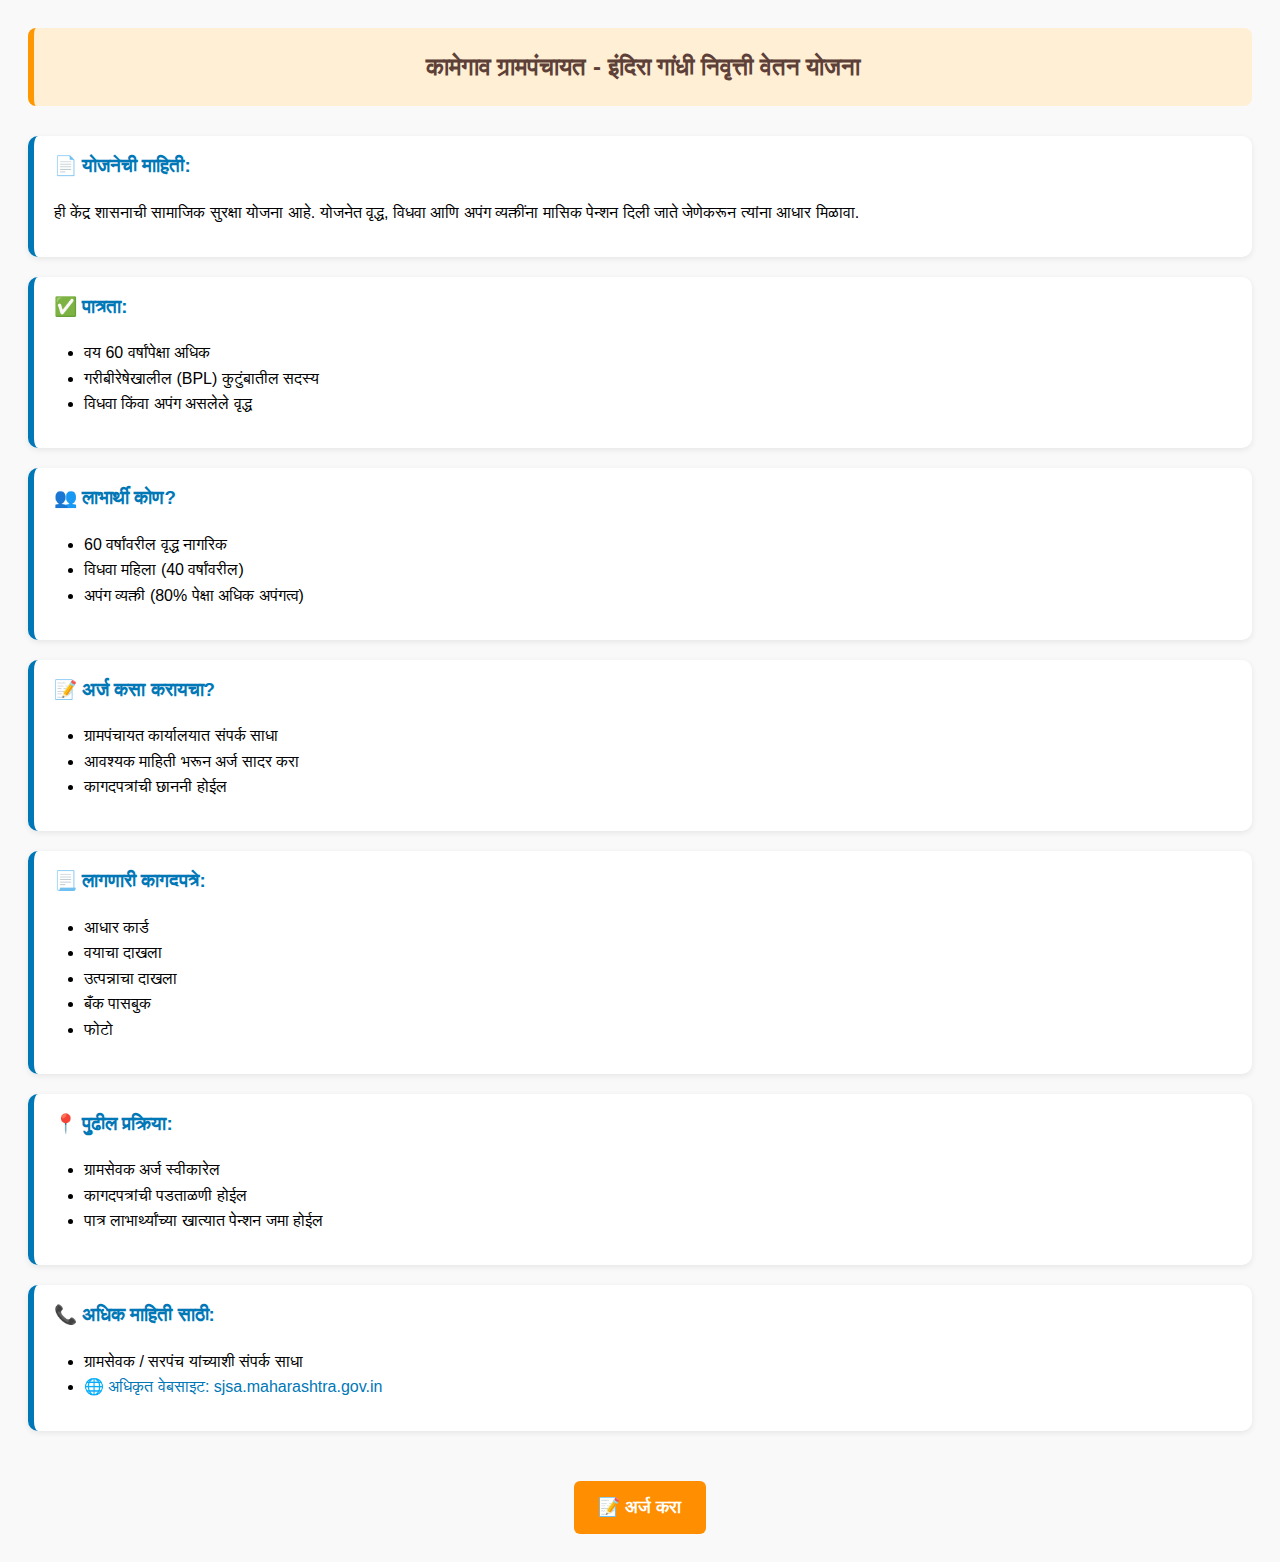
<file: indira-gandhi.html>
<!DOCTYPE html>
<html lang="mr">
<head>
  <meta charset="UTF-8">
  <title>इंदिरा गांधी निवृत्ती वेतन योजना</title>
  <style>
    body {
      font-family: 'Baloo 2', sans-serif;
      background-color: #f9f9f9;
      padding: 20px;
      line-height: 1.6;
    }

    header {
      background-color: #FFEFD5;
      padding: 20px;
      border-left: 6px solid #FF9800;
      border-radius: 8px;
      margin-bottom: 30px;
      text-align: center;
    }

    header h1 {
      margin: 0;
      font-size: 24px;
      color: #5D4037;
    }

    .info-box {
      background-color: #ffffff;
      padding: 15px 20px;
      margin: 20px 0;
      border-radius: 10px;
      border-left: 6px solid #0077B6;
      box-shadow: 0 2px 6px rgba(0,0,0,0.08);
    }

    .info-box h3 {
      color: #0077B6;
      margin-top: 0;
    }

    ul {
      margin-left: 20px;
      padding-left: 10px;
    }

    a {
      color: #0077B6;
      text-decoration: none;
    }

    a:hover {
      text-decoration: underline;
    }

    .apply-btn {
      display: inline-block;
      margin-top: 30px;
      background-color: #FF8F00;
      color: white;
      padding: 12px 24px;
      font-size: 18px;
      border-radius: 6px;
      text-decoration: none;
      font-weight: bold;
    }

    .apply-btn:hover {
      background-color: #e67600;
    }
  </style>
</head>
<body>

  <header>
    <h1>कामेगाव ग्रामपंचायत - इंदिरा गांधी निवृत्ती वेतन योजना</h1>
  </header>

  <div class="info-box">
    <h3>📄 योजनेची माहिती:</h3>
    <p>ही केंद्र शासनाची सामाजिक सुरक्षा योजना आहे. योजनेत वृद्ध, विधवा आणि अपंग व्यक्तींना मासिक पेन्शन दिली जाते जेणेकरून त्यांना आधार मिळावा.</p>
  </div>

  <div class="info-box">
    <h3>✅ पात्रता:</h3>
    <ul>
      <li>वय 60 वर्षांपेक्षा अधिक</li>
      <li>गरीबीरेषेखालील (BPL) कुटुंबातील सदस्य</li>
      <li>विधवा किंवा अपंग असलेले वृद्ध</li>
    </ul>
  </div>

  <div class="info-box">
    <h3>👥 लाभार्थी कोण?</h3>
    <ul>
      <li>60 वर्षांवरील वृद्ध नागरिक</li>
      <li>विधवा महिला (40 वर्षांवरील)</li>
      <li>अपंग व्यक्ती (80% पेक्षा अधिक अपंगत्व)</li>
    </ul>
  </div>

  <div class="info-box">
    <h3>📝 अर्ज कसा करायचा?</h3>
    <ul>
      <li>ग्रामपंचायत कार्यालयात संपर्क साधा</li>
      <li>आवश्यक माहिती भरून अर्ज सादर करा</li>
      <li>कागदपत्रांची छाननी होईल</li>
    </ul>
  </div>

  <div class="info-box">
    <h3>📃 लागणारी कागदपत्रे:</h3>
    <ul>
      <li>आधार कार्ड</li>
      <li>वयाचा दाखला</li>
      <li>उत्पन्नाचा दाखला</li>
      <li>बँक पासबुक</li>
      <li>फोटो</li>
    </ul>
  </div>

  <div class="info-box">
    <h3>📍 पुढील प्रक्रिया:</h3>
    <ul>
      <li>ग्रामसेवक अर्ज स्वीकारेल</li>
      <li>कागदपत्रांची पडताळणी होईल</li>
      <li>पात्र लाभार्थ्यांच्या खात्यात पेन्शन जमा होईल</li>
    </ul>
  </div>

  <div class="info-box">
    <h3>📞 अधिक माहिती साठी:</h3>
    <ul>
      <li>ग्रामसेवक / सरपंच यांच्याशी संपर्क साधा</li>
      <li>
        <a href="https://sjsa.maharashtra.gov.in/en/indira-gandhi-national-old-age-pension" target="_blank">
          🌐 अधिकृत वेबसाइट: sjsa.maharashtra.gov.in
        </a>
      </li>
    </ul>
  </div>

  <div style="text-align: center;">
    <a class="apply-btn" href="https://forms.gle/YOUR_GOOGLE_FORM_LINK" target="_blank">
      📝 अर्ज करा
    </a>
  </div>

</body>
</html>
</file>
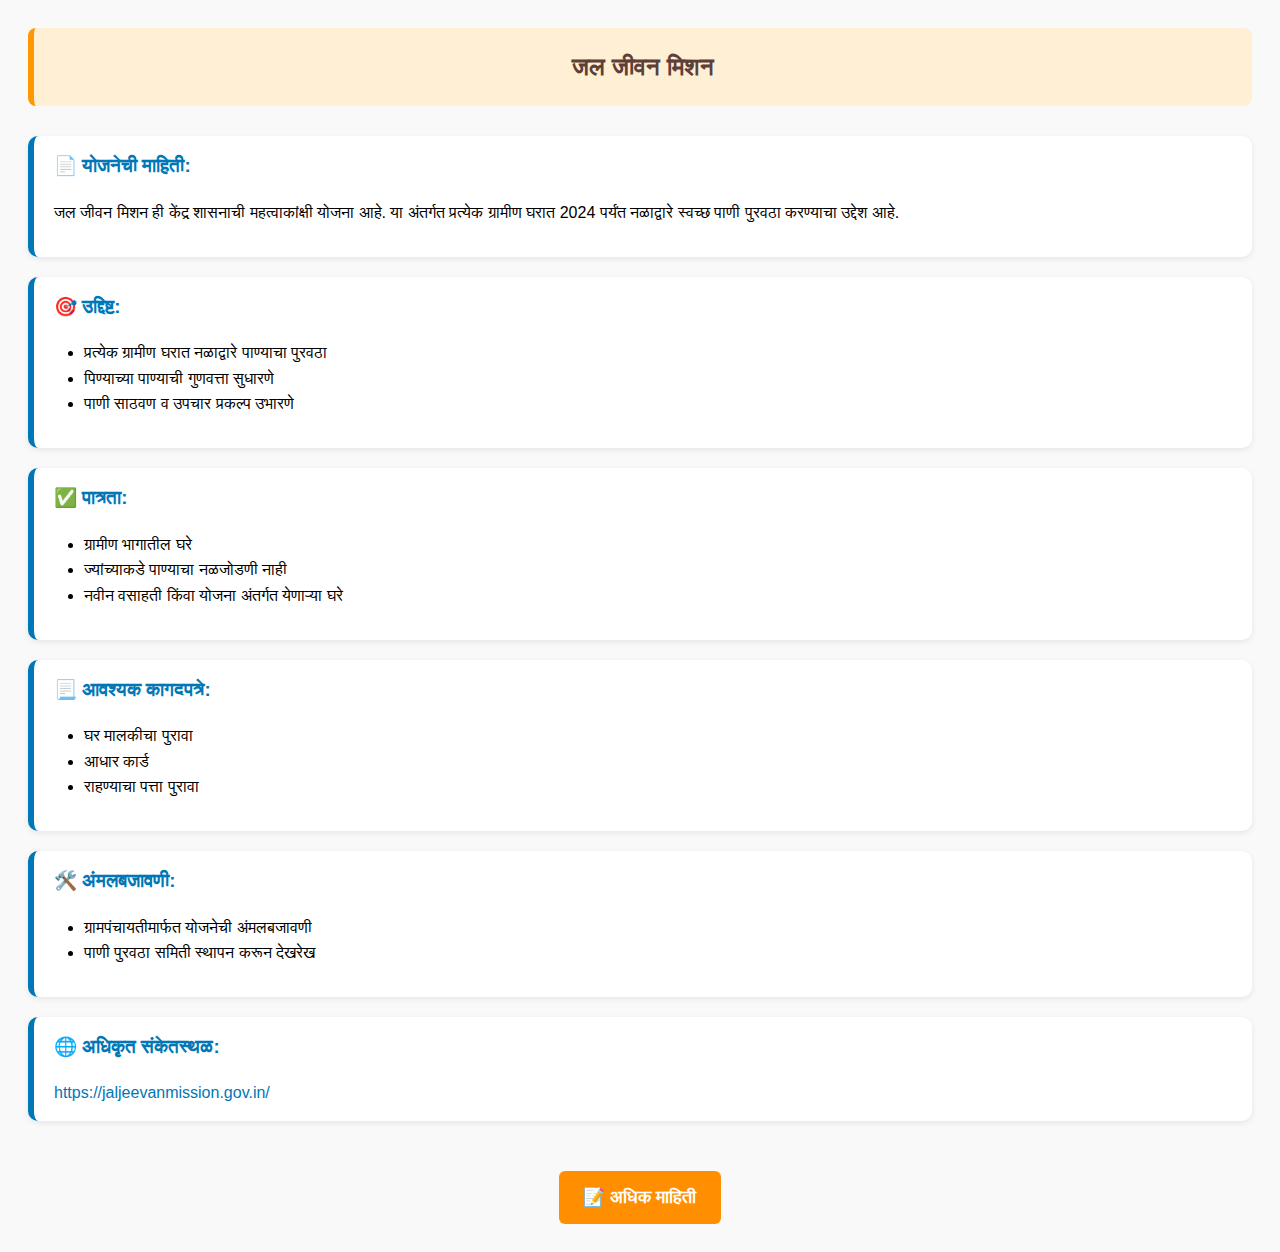
<file: jal-jeevan.html>
<!DOCTYPE html>
<html lang="mr">
<head>
  <meta charset="UTF-8">
  <title>जल जीवन मिशन</title>
  <style>
    body {
      font-family: 'Baloo 2', sans-serif;
      background-color: #f9f9f9;
      padding: 20px;
      line-height: 1.6;
    }

    header {
      background-color: #FFEFD5;
      padding: 20px;
      border-left: 6px solid #FF9800;
      border-radius: 8px;
      margin-bottom: 30px;
      text-align: center;
    }

    header h1 {
      margin: 0;
      font-size: 24px;
      color: #5D4037;
    }

    .info-box {
      background-color: #ffffff;
      padding: 15px 20px;
      margin: 20px 0;
      border-radius: 10px;
      border-left: 6px solid #0077B6;
      box-shadow: 0 2px 6px rgba(0,0,0,0.08);
    }

    .info-box h3 {
      color: #0077B6;
      margin-top: 0;
    }

    ul {
      margin-left: 20px;
      padding-left: 10px;
    }

    a {
      color: #0077B6;
      text-decoration: none;
    }

    a:hover {
      text-decoration: underline;
    }

    .apply-btn {
      display: inline-block;
      margin-top: 30px;
      background-color: #FF8F00;
      color: white;
      padding: 12px 24px;
      font-size: 18px;
      border-radius: 6px;
      text-decoration: none;
      font-weight: bold;
    }

    .apply-btn:hover {
      background-color: #e67600;
    }
  </style>
</head>
<body>

  <header>
    <h1>जल जीवन मिशन</h1>
  </header>

  <div class="info-box">
    <h3>📄 योजनेची माहिती:</h3>
    <p>जल जीवन मिशन ही केंद्र शासनाची महत्वाकांक्षी योजना आहे. या अंतर्गत प्रत्येक ग्रामीण घरात 2024 पर्यंत नळाद्वारे स्वच्छ पाणी पुरवठा करण्याचा उद्देश आहे.</p>
  </div>

  <div class="info-box">
    <h3>🎯 उद्दिष्ट:</h3>
    <ul>
      <li>प्रत्येक ग्रामीण घरात नळाद्वारे पाण्याचा पुरवठा</li>
      <li>पिण्याच्या पाण्याची गुणवत्ता सुधारणे</li>
      <li>पाणी साठवण व उपचार प्रकल्प उभारणे</li>
    </ul>
  </div>

  <div class="info-box">
    <h3>✅ पात्रता:</h3>
    <ul>
      <li>ग्रामीण भागातील घरे</li>
      <li>ज्यांच्याकडे पाण्याचा नळजोडणी नाही</li>
      <li>नवीन वसाहती किंवा योजना अंतर्गत येणाऱ्या घरे</li>
    </ul>
  </div>

  <div class="info-box">
    <h3>📃 आवश्यक कागदपत्रे:</h3>
    <ul>
      <li>घर मालकीचा पुरावा</li>
      <li>आधार कार्ड</li>
      <li>राहण्याचा पत्ता पुरावा</li>
    </ul>
  </div>

  <div class="info-box">
    <h3>🛠️ अंमलबजावणी:</h3>
    <ul>
      <li>ग्रामपंचायतीमार्फत योजनेची अंमलबजावणी</li>
      <li>पाणी पुरवठा समिती स्थापन करून देखरेख</li>
    </ul>
  </div>

  <div class="info-box">
    <h3>🌐 अधिकृत संकेतस्थळ:</h3>
    <a href="https://jaljeevanmission.gov.in/" target="_blank">
      https://jaljeevanmission.gov.in/
    </a>
  </div>

  <div style="text-align: center;">
    <a class="apply-btn" href="https://jaljeevanmission.gov.in/" target="_blank">
      📝 अधिक माहिती
    </a>
  </div>

</body>
</html>
</file>
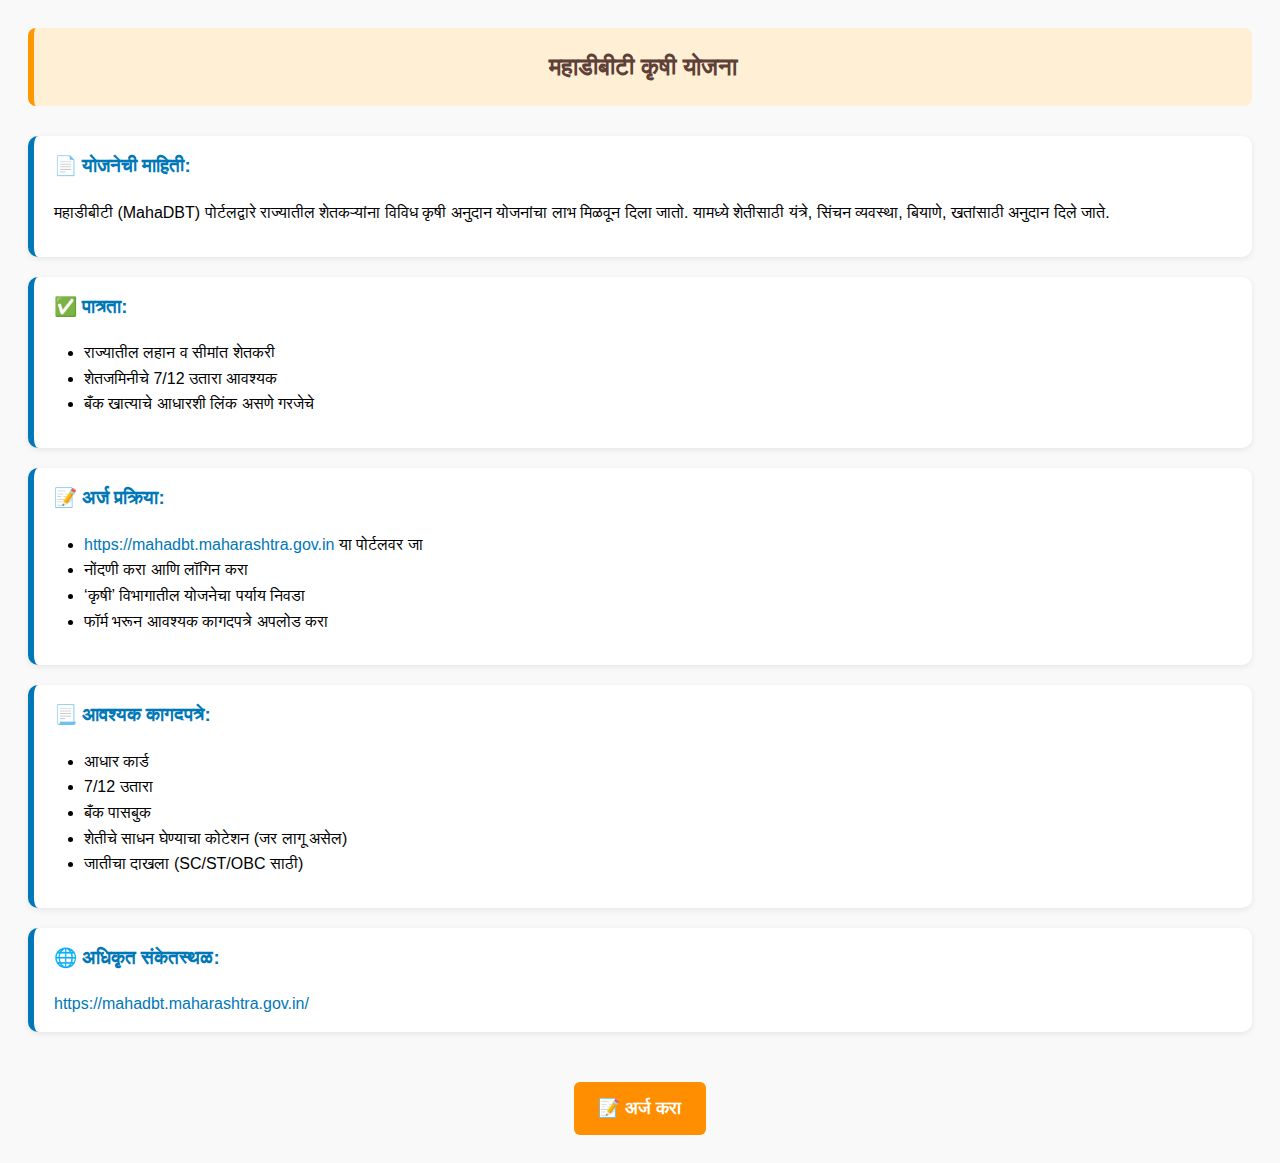
<file: mahadbt.html>
<!DOCTYPE html>
<html lang="mr">
<head>
  <meta charset="UTF-8">
  <title>महाडीबीटी कृषी योजना</title>
  <style>
    body {
      font-family: 'Baloo 2', sans-serif;
      background-color: #f9f9f9;
      padding: 20px;
      line-height: 1.6;
    }

    header {
      background-color: #FFEFD5;
      padding: 20px;
      border-left: 6px solid #FF9800;
      border-radius: 8px;
      margin-bottom: 30px;
      text-align: center;
    }

    header h1 {
      margin: 0;
      font-size: 24px;
      color: #5D4037;
    }

    .info-box {
      background-color: #ffffff;
      padding: 15px 20px;
      margin: 20px 0;
      border-radius: 10px;
      border-left: 6px solid #0077B6;
      box-shadow: 0 2px 6px rgba(0,0,0,0.08);
    }

    .info-box h3 {
      color: #0077B6;
      margin-top: 0;
    }

    ul {
      margin-left: 20px;
      padding-left: 10px;
    }

    a {
      color: #0077B6;
      text-decoration: none;
    }

    a:hover {
      text-decoration: underline;
    }

    .apply-btn {
      display: inline-block;
      margin-top: 30px;
      background-color: #FF8F00;
      color: white;
      padding: 12px 24px;
      font-size: 18px;
      border-radius: 6px;
      text-decoration: none;
      font-weight: bold;
    }

    .apply-btn:hover {
      background-color: #e67600;
    }
  </style>
</head>
<body>

  <header>
    <h1>महाडीबीटी कृषी योजना</h1>
  </header>

  <div class="info-box">
    <h3>📄 योजनेची माहिती:</h3>
    <p>महाडीबीटी (MahaDBT) पोर्टलद्वारे राज्यातील शेतकऱ्यांना विविध कृषी अनुदान योजनांचा लाभ मिळवून दिला जातो. यामध्ये शेतीसाठी यंत्रे, सिंचन व्यवस्था, बियाणे, खतांसाठी अनुदान दिले जाते.</p>
  </div>

  <div class="info-box">
    <h3>✅ पात्रता:</h3>
    <ul>
      <li>राज्यातील लहान व सीमांत शेतकरी</li>
      <li>शेतजमिनीचे 7/12 उतारा आवश्यक</li>
      <li>बँक खात्याचे आधारशी लिंक असणे गरजेचे</li>
    </ul>
  </div>

  <div class="info-box">
    <h3>📝 अर्ज प्रक्रिया:</h3>
    <ul>
      <li><a href="https://mahadbt.maharashtra.gov.in/" target="_blank">https://mahadbt.maharashtra.gov.in</a> या पोर्टलवर जा</li>
      <li>नोंदणी करा आणि लॉगिन करा</li>
      <li>‘कृषी’ विभागातील योजनेचा पर्याय निवडा</li>
      <li>फॉर्म भरून आवश्यक कागदपत्रे अपलोड करा</li>
    </ul>
  </div>

  <div class="info-box">
    <h3>📃 आवश्यक कागदपत्रे:</h3>
    <ul>
      <li>आधार कार्ड</li>
      <li>7/12 उतारा</li>
      <li>बँक पासबुक</li>
      <li>शेतीचे साधन घेण्याचा कोटेशन (जर लागू असेल)</li>
      <li>जातीचा दाखला (SC/ST/OBC साठी)</li>
    </ul>
  </div>

  <div class="info-box">
    <h3>🌐 अधिकृत संकेतस्थळ:</h3>
    <a href="https://mahadbt.maharashtra.gov.in/" target="_blank">
      https://mahadbt.maharashtra.gov.in/
    </a>
  </div>

  <div style="text-align: center;">
    <a class="apply-btn" href="https://mahadbt.maharashtra.gov.in/" target="_blank">
      📝 अर्ज करा
    </a>
  </div>

</body>
</html>
</file>
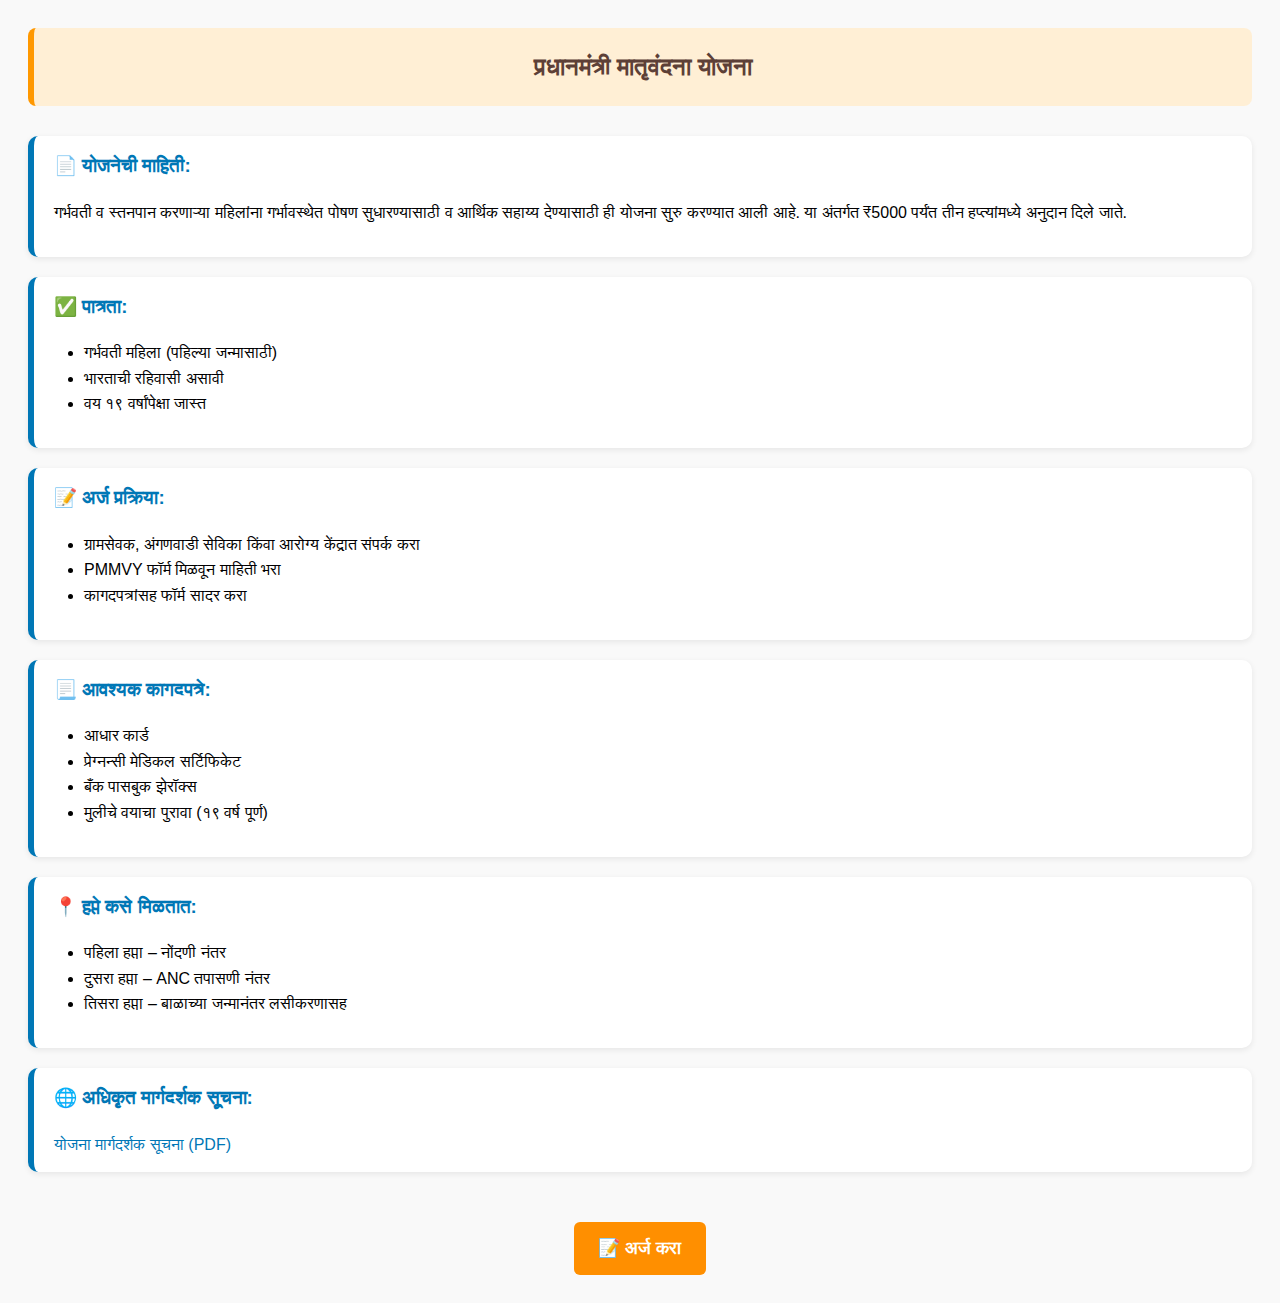
<file: matruvandana.html>
<!DOCTYPE html>
<html lang="mr">
<head>
  <meta charset="UTF-8">
  <title>प्रधानमंत्री मातृवंदना योजना</title>
  <style>
    body {
      font-family: 'Baloo 2', sans-serif;
      background-color: #f9f9f9;
      padding: 20px;
      line-height: 1.6;
    }

    header {
      background-color: #FFEFD5;
      padding: 20px;
      border-left: 6px solid #FF9800;
      border-radius: 8px;
      margin-bottom: 30px;
      text-align: center;
    }

    header h1 {
      margin: 0;
      font-size: 24px;
      color: #5D4037;
    }

    .info-box {
      background-color: #ffffff;
      padding: 15px 20px;
      margin: 20px 0;
      border-radius: 10px;
      border-left: 6px solid #0077B6;
      box-shadow: 0 2px 6px rgba(0,0,0,0.08);
    }

    .info-box h3 {
      color: #0077B6;
      margin-top: 0;
    }

    ul {
      margin-left: 20px;
      padding-left: 10px;
    }

    a {
      color: #0077B6;
      text-decoration: none;
    }

    a:hover {
      text-decoration: underline;
    }

    .apply-btn {
      display: inline-block;
      margin-top: 30px;
      background-color: #FF8F00;
      color: white;
      padding: 12px 24px;
      font-size: 18px;
      border-radius: 6px;
      text-decoration: none;
      font-weight: bold;
    }

    .apply-btn:hover {
      background-color: #e67600;
    }
  </style>
</head>
<body>

  <header>
    <h1>प्रधानमंत्री मातृवंदना योजना</h1>
  </header>

  <div class="info-box">
    <h3>📄 योजनेची माहिती:</h3>
    <p>गर्भवती व स्तनपान करणाऱ्या महिलांना गर्भावस्थेत पोषण सुधारण्यासाठी व आर्थिक सहाय्य देण्यासाठी ही योजना सुरु करण्यात आली आहे. या अंतर्गत ₹5000 पर्यंत तीन हप्त्यांमध्ये अनुदान दिले जाते.</p>
  </div>

  <div class="info-box">
    <h3>✅ पात्रता:</h3>
    <ul>
      <li>गर्भवती महिला (पहिल्या जन्मासाठी)</li>
      <li>भारताची रहिवासी असावी</li>
      <li>वय १९ वर्षांपेक्षा जास्त</li>
    </ul>
  </div>

  <div class="info-box">
    <h3>📝 अर्ज प्रक्रिया:</h3>
    <ul>
      <li>ग्रामसेवक, अंगणवाडी सेविका किंवा आरोग्य केंद्रात संपर्क करा</li>
      <li>PMMVY फॉर्म मिळवून माहिती भरा</li>
      <li>कागदपत्रांसह फॉर्म सादर करा</li>
    </ul>
  </div>

  <div class="info-box">
    <h3>📃 आवश्यक कागदपत्रे:</h3>
    <ul>
      <li>आधार कार्ड</li>
      <li>प्रेग्नन्सी मेडिकल सर्टिफिकेट</li>
      <li>बँक पासबुक झेरॉक्स</li>
      <li>मुलीचे वयाचा पुरावा (१९ वर्ष पूर्ण)</li>
    </ul>
  </div>

  <div class="info-box">
    <h3>📍 हप्ते कसे मिळतात:</h3>
    <ul>
      <li>पहिला हप्ता – नोंदणी नंतर</li>
      <li>दुसरा हप्ता – ANC तपासणी नंतर</li>
      <li>तिसरा हप्ता – बाळाच्या जन्मानंतर लसीकरणासह</li>
    </ul>
  </div>

  <div class="info-box">
    <h3>🌐 अधिकृत मार्गदर्शक सूचना:</h3>
    <a href="https://wcd.nic.in/sites/default/files/PMMVY%20Scheme%20Guidelines%20-%20MWCD%20%282017%29.pdf" target="_blank">
      योजना मार्गदर्शक सूचना (PDF)
    </a>
  </div>

  <div style="text-align: center;">
    <a class="apply-btn" href="https://forms.gle/YOUR_GOOGLE_FORM_LINK" target="_blank">
      📝 अर्ज करा
    </a>
  </div>

</body>
</html>
</file>
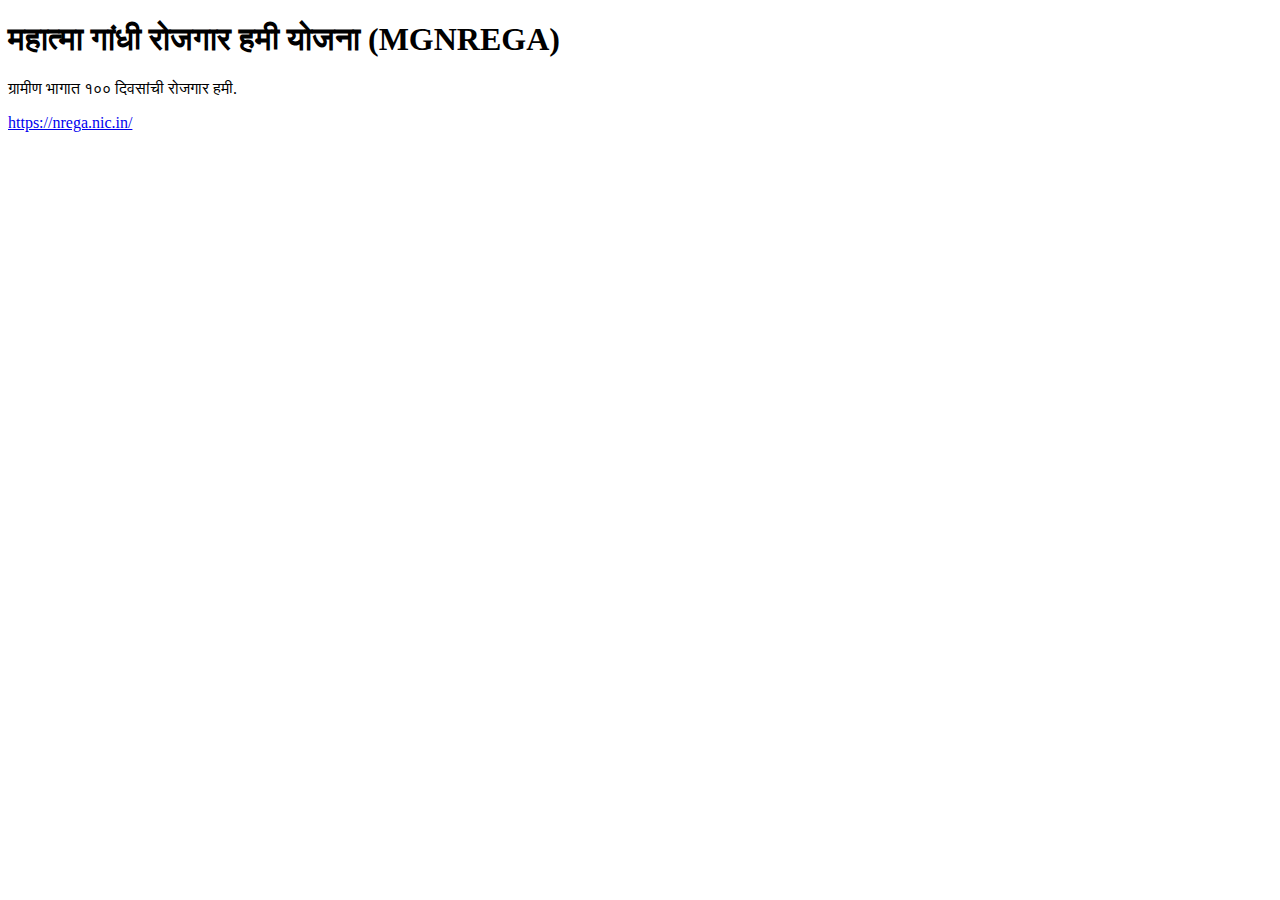
<file: mgnrega.html>
<!-- 12. MGNREGA योजना -->
<!-- File: mgnrega.html -->
<!DOCTYPE html>
<html lang="mr">
<head>
  <meta charset="UTF-8">
  <title>महात्मा गांधी रोजगार हमी योजना</title>
</head>
<body>
  <h1>महात्मा गांधी रोजगार हमी योजना (MGNREGA)</h1>
  <p>ग्रामीण भागात १०० दिवसांची रोजगार हमी.</p>
  <a href="https://nrega.nic.in/" target="_blank">https://nrega.nic.in/</a>
</body>
</html>
</file>
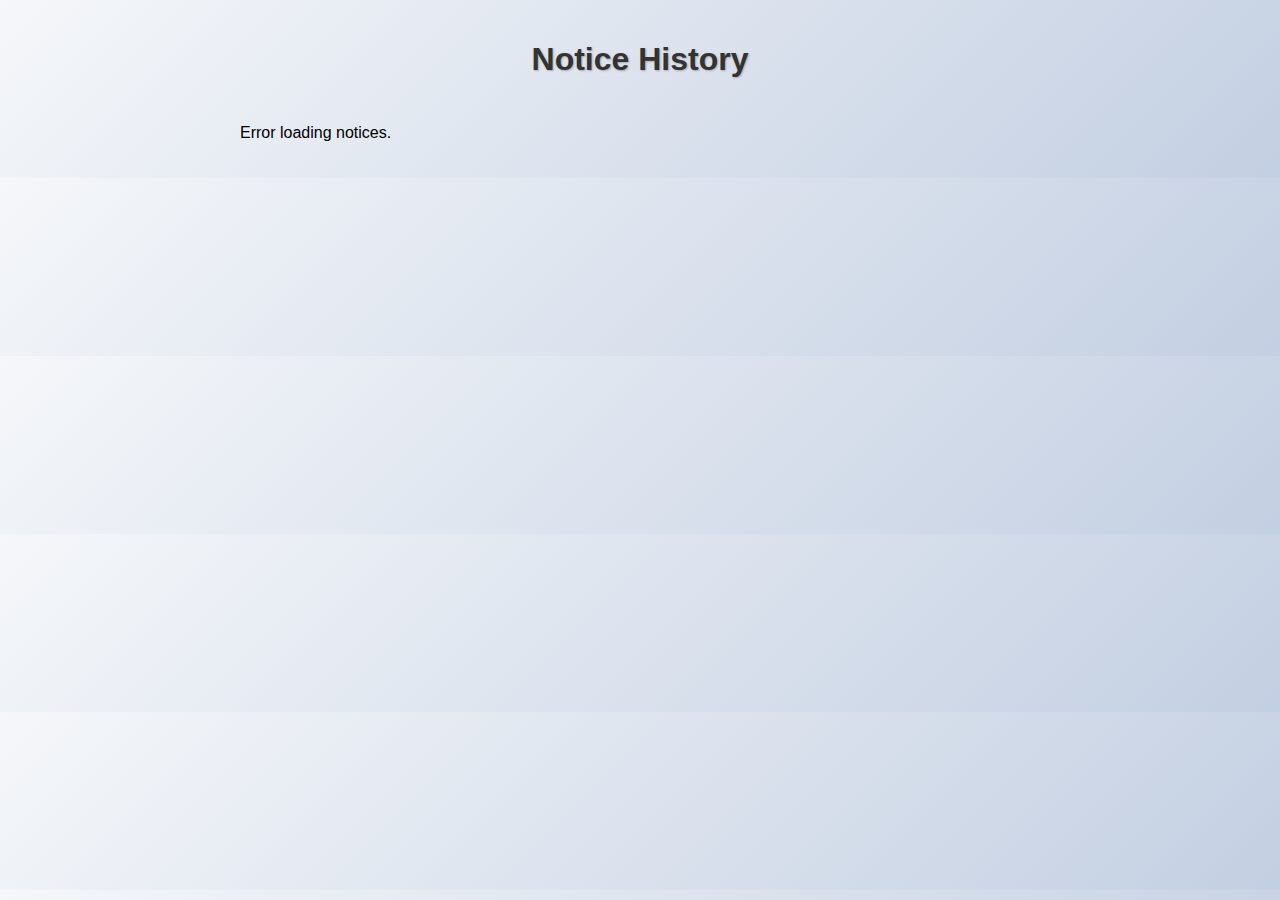
<file: Notice.html>
<!DOCTYPE html>
<html>
<head>
<meta charset="UTF-8">
<title>Notice History</title>
<style>
    body {
        font-family: Arial, sans-serif;
        background: linear-gradient(135deg, #f5f7fa, #c3cfe2);
        margin: 0;
        padding: 20px;
    }

    h1 {
        text-align: center;
        color: #333;
        margin-bottom: 30px;
        text-shadow: 1px 1px 2px #aaa;
    }

    .notice-container {
        display: flex;
        flex-direction: column;
        gap: 20px;
        max-width: 800px;
        margin: auto;
    }

    .notice-card {
        background: white;
        padding: 15px 20px;
        border-radius: 15px;
        box-shadow: 0 8px 15px rgba(0,0,0,0.1);
        transform: perspective(1000px) rotateX(0deg);
        transition: transform 0.3s ease, box-shadow 0.3s ease;
    }

    .notice-card:hover {
        transform: perspective(1000px) rotateX(3deg);
        box-shadow: 0 12px 20px rgba(0,0,0,0.2);
    }

    .notice-date {
        font-size: 0.9em;
        color: #666;
        margin-bottom: 8px;
    }

    .notice-text {
        font-size: 1.2em;
        color: #222;
    }
</style>
</head>
<body>

<h1>Notice History</h1>
<div class="notice-container" id="noticeList">
    <p>Loading notices...</p>
</div>

<script>
    async function loadNotices() {
                const csvUrl = "https://docs.google.com/spreadsheets/d/e/2PACX-1vRYmHwVuXHgocGoP7p1evwN8HN5cGneUv4Di0KIkk7Djvr7gC6U3F3PMwa1dqbQebaXM5IN3yyd_7Ig/pub?gid=1382462655&single=true&output=csv";
        try {
            const response = await fetch(csvUrl);
            const text = await response.text();

            const lines = text.trim().split("\n");
            const container = document.getElementById("noticeList");
            container.innerHTML = "";

            // Loop through all lines (skip header if first row is column names)
            for (let i = 1; i < lines.length; i++) {
                const cols = lines[i].split(",");
                const date = cols[0] || "No Date";
                const notice = cols[1] || "No Notice";

                const card = document.createElement("div");
                card.className = "notice-card";

                card.innerHTML = `
                    <div class="notice-date">${date}</div>
                    <div class="notice-text">${notice}</div>
                `;
                container.appendChild(card);
            }
        } catch (error) {
            document.getElementById("noticeList").innerHTML = "<p>Error loading notices.</p>";
        }
    }

    loadNotices();
</script>

</body>
</html>
</file>
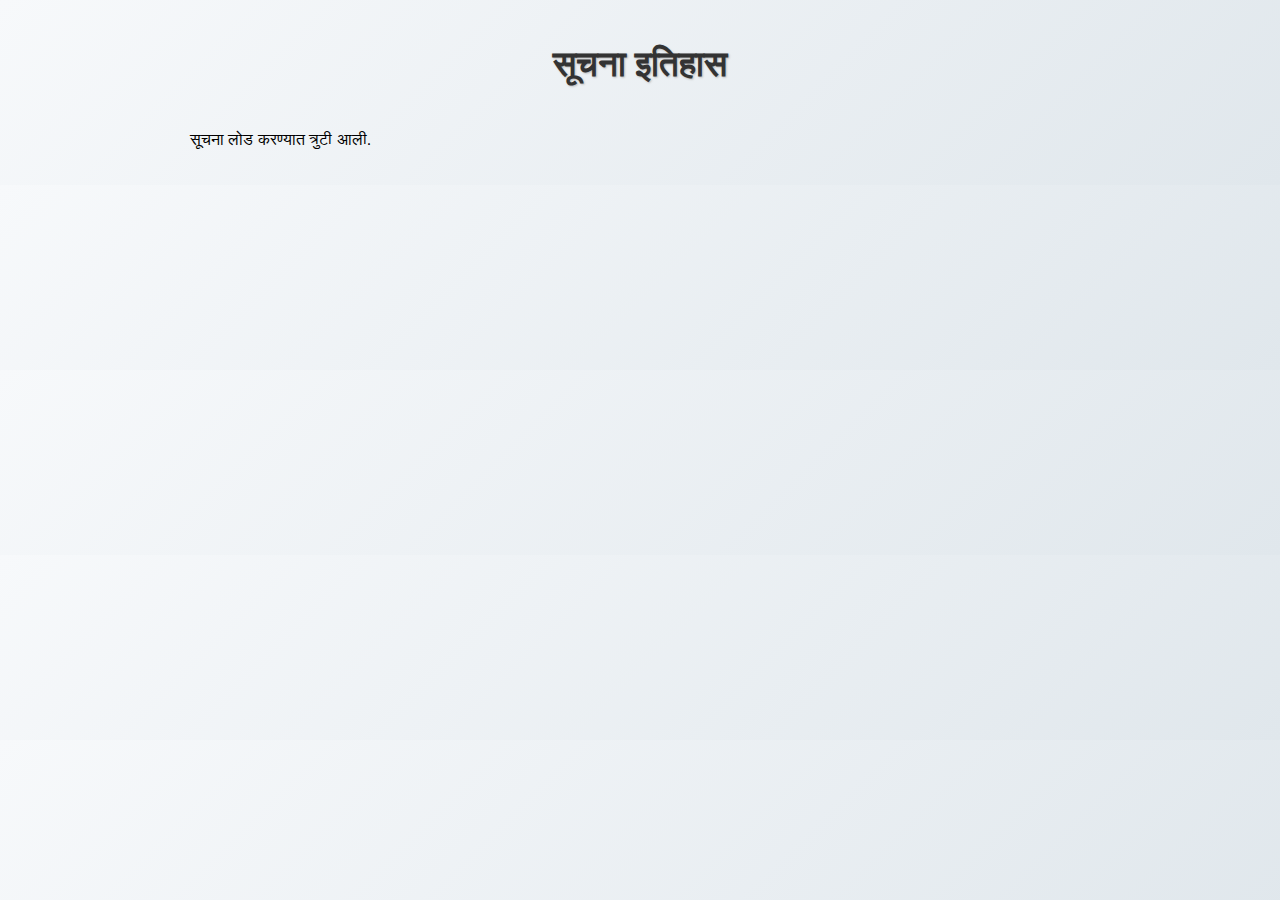
<file: notice.html>
<!DOCTYPE html>
<html lang="mr">
<head>
<meta charset="UTF-8">
<title>सूचना इतिहास</title>
<style>
    body {
        font-family: "Noto Sans Devanagari", Arial, sans-serif;
        background: linear-gradient(135deg, #f7f9fb, #e0e7ec);
        margin: 0;
        padding: 20px;
    }

    h1 {
        text-align: center;
        color: #333;
        margin-bottom: 30px;
        text-shadow: 1px 1px 2px #bbb;
        font-size: 2.2em;
    }

    .notice-container {
        display: flex;
        flex-direction: column;
        gap: 20px;
        max-width: 900px;
        margin: auto;
    }

    .notice-card {
        background: #fff;
        padding: 20px;
        border-radius: 15px;
        box-shadow: 0 8px 15px rgba(0,0,0,0.1);
        transform: perspective(1000px) rotateX(0deg);
        transition: transform 0.3s ease, box-shadow 0.3s ease;
        font-size: 1.2em;
    }

    .notice-card:hover {
        transform: perspective(1000px) rotateX(3deg);
        box-shadow: 0 12px 20px rgba(0,0,0,0.2);
    }

    .label {
        font-weight: bold;
        color: #444;
    }

    .value {
        color: #222;
    }

    .line {
        margin-bottom: 8px;
    }

    .date-time {
        font-size: 1.3em;
        font-weight: bold;
        color: #1a3d7c;
    }

    .day {
        font-size: 1.2em;
        color: #0d6d2f;
        font-weight: bold;
    }

    .notice-text {
        font-size: 1.2em;
        color: #000;
    }
</style>
</head>
<body>

<h1>सूचना इतिहास</h1>
<div class="notice-container" id="noticeList">
    <p>सूचना लोड होत आहेत...</p>
</div>

<script>
    // CHANGE THIS TO YOUR CSV LINK
   const csvUrl = "https://docs.google.com/spreadsheets/d/e/2PACX-1vRYmHwVuXHgocGoP7p1evwN8HN5cGneUv4Di0KIkk7Djvr7gC6U3F3PMwa1dqbQebaXM5IN3yyd_7Ig/pub?gid=1382462655&single=true&output=csv";

    function getDayNameFromDateParts(day, month, year) {
        const days = ["रविवार", "सोमवार", "मंगळवार", "बुधवार", "गुरुवार", "शुक्रवार", "शनिवार"];
        const dateObj = new Date(year, month - 1, day);
        return days[dateObj.getDay()];
    }

    async function loadNotices() {
        try {
            const response = await fetch(csvUrl);
            const text = await response.text();

            const lines = text.trim().split("\n");
            const container = document.getElementById("noticeList");
            container.innerHTML = "";

            for (let i = lines.length - 1; i > 0; i--) {
                const cols = lines[i].split(",");

                const rawDateTime = cols[0] || ""; // Timestamp
                const notice = cols[1] || "";
                const submittedBy = cols[2] || "";

                if (!notice.trim()) continue;

                let datePart = "तारीख उपलब्ध नाही";
                let timePart = "वेळ उपलब्ध नाही";
                let dayName = "वार उपलब्ध नाही";

                if (rawDateTime.includes("/")) {
                    // Format like DD/MM/YYYY HH:MM:SS
                    const [date, time] = rawDateTime.split(" ");
                    const [day, month, year] = date.split("/").map(Number);
                    datePart = `${day}/${month}/${year}`;
                    timePart = time || "वेळ उपलब्ध नाही";
                    dayName = getDayNameFromDateParts(day, month, year);
                } 
                else if (rawDateTime.includes("-")) {
                    // ISO format YYYY-MM-DDTHH:MM:SS
                    const dateObj = new Date(rawDateTime);
                    if (!isNaN(dateObj)) {
                        datePart = dateObj.toLocaleDateString("mr-IN");
                        timePart = dateObj.toLocaleTimeString("mr-IN");
                        dayName = getDayNameFromDateParts(dateObj.getDate(), dateObj.getMonth() + 1, dateObj.getFullYear());
                    }
                }

                const card = document.createElement("div");
                card.className = "notice-card";
                card.innerHTML = `
                    <div class="date-time">${datePart} ⏱ ${timePart}</div>
                    <div class="day">(${dayName})</div>
                    <div class="line"><span class="label">सूचना:</span> <span class="notice-text">${notice}</span></div>
                    <div class="line"><span class="label">सादरकर्ता:</span> <span class="value">${submittedBy}</span></div>
                `;
                container.appendChild(card);
            }
        } catch (error) {
            document.getElementById("noticeList").innerHTML = "<p>सूचना लोड करण्यात त्रुटी आली.</p>";
        }
    }

    loadNotices();
</script>



</body>
</html>


</html>
</file>
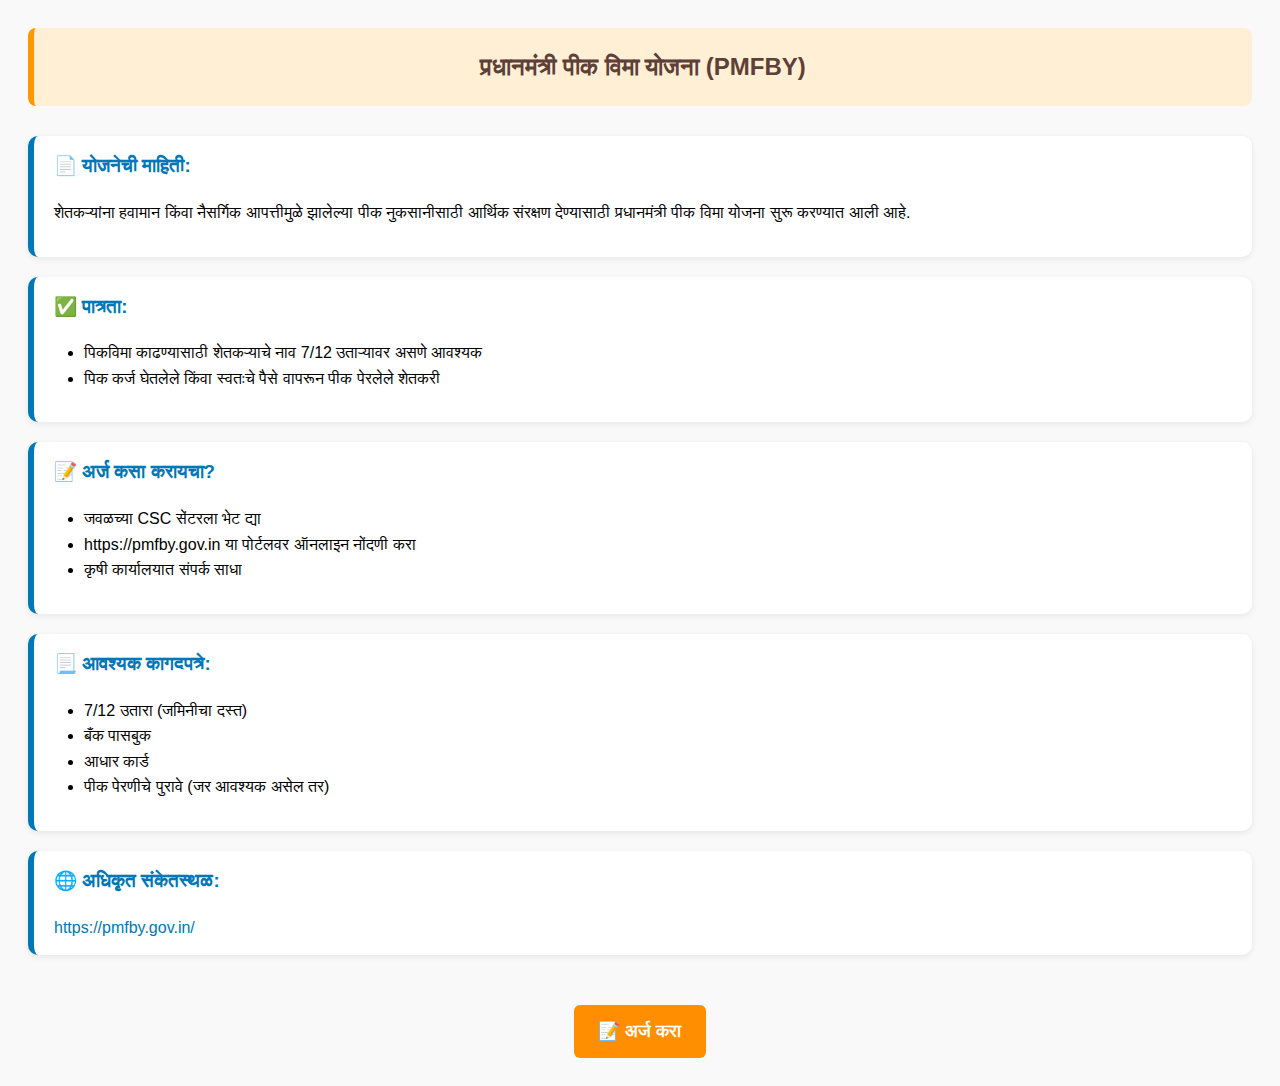
<file: pik-vima.html>
<!DOCTYPE html>
<html lang="mr">
<head>
  <meta charset="UTF-8">
  <title>पिक विमा योजना</title>
  <style>
    body {
      font-family: 'Baloo 2', sans-serif;
      background-color: #f9f9f9;
      padding: 20px;
      line-height: 1.6;
    }

    header {
      background-color: #FFEFD5;
      padding: 20px;
      border-left: 6px solid #FF9800;
      border-radius: 8px;
      margin-bottom: 30px;
      text-align: center;
    }

    header h1 {
      margin: 0;
      font-size: 24px;
      color: #5D4037;
    }

    .info-box {
      background-color: #ffffff;
      padding: 15px 20px;
      margin: 20px 0;
      border-radius: 10px;
      border-left: 6px solid #0077B6;
      box-shadow: 0 2px 6px rgba(0,0,0,0.08);
    }

    .info-box h3 {
      color: #0077B6;
      margin-top: 0;
    }

    ul {
      margin-left: 20px;
      padding-left: 10px;
    }

    a {
      color: #0077B6;
      text-decoration: none;
    }

    a:hover {
      text-decoration: underline;
    }

    .apply-btn {
      display: inline-block;
      margin-top: 30px;
      background-color: #FF8F00;
      color: white;
      padding: 12px 24px;
      font-size: 18px;
      border-radius: 6px;
      text-decoration: none;
      font-weight: bold;
    }

    .apply-btn:hover {
      background-color: #e67600;
    }
  </style>
</head>
<body>

  <header>
    <h1>प्रधानमंत्री पीक विमा योजना (PMFBY)</h1>
  </header>

  <div class="info-box">
    <h3>📄 योजनेची माहिती:</h3>
    <p>शेतकऱ्यांना हवामान किंवा नैसर्गिक आपत्तीमुळे झालेल्या पीक नुकसानीसाठी आर्थिक संरक्षण देण्यासाठी प्रधानमंत्री पीक विमा योजना सुरू करण्यात आली आहे.</p>
  </div>

  <div class="info-box">
    <h3>✅ पात्रता:</h3>
    <ul>
      <li>पिकविमा काढण्यासाठी शेतकऱ्याचे नाव 7/12 उताऱ्यावर असणे आवश्यक</li>
      <li>पिक कर्ज घेतलेले किंवा स्वतःचे पैसे वापरून पीक पेरलेले शेतकरी</li>
    </ul>
  </div>

  <div class="info-box">
    <h3>📝 अर्ज कसा करायचा?</h3>
    <ul>
      <li>जवळच्या CSC सेंटरला भेट द्या</li>
      <li>https://pmfby.gov.in या पोर्टलवर ऑनलाइन नोंदणी करा</li>
      <li>कृषी कार्यालयात संपर्क साधा</li>
    </ul>
  </div>

  <div class="info-box">
    <h3>📃 आवश्यक कागदपत्रे:</h3>
    <ul>
      <li>7/12 उतारा (जमिनीचा दस्त)</li>
      <li>बँक पासबुक</li>
      <li>आधार कार्ड</li>
      <li>पीक पेरणीचे पुरावे (जर आवश्यक असेल तर)</li>
    </ul>
  </div>

  <div class="info-box">
    <h3>🌐 अधिकृत संकेतस्थळ:</h3>
    <a href="https://pmfby.gov.in/" target="_blank">
      https://pmfby.gov.in/
    </a>
  </div>

  <div style="text-align: center;">
    <a class="apply-btn" href="https://pmfby.gov.in/" target="_blank">
      📝 अर्ज करा
    </a>
  </div>

</body>
</html>
</file>
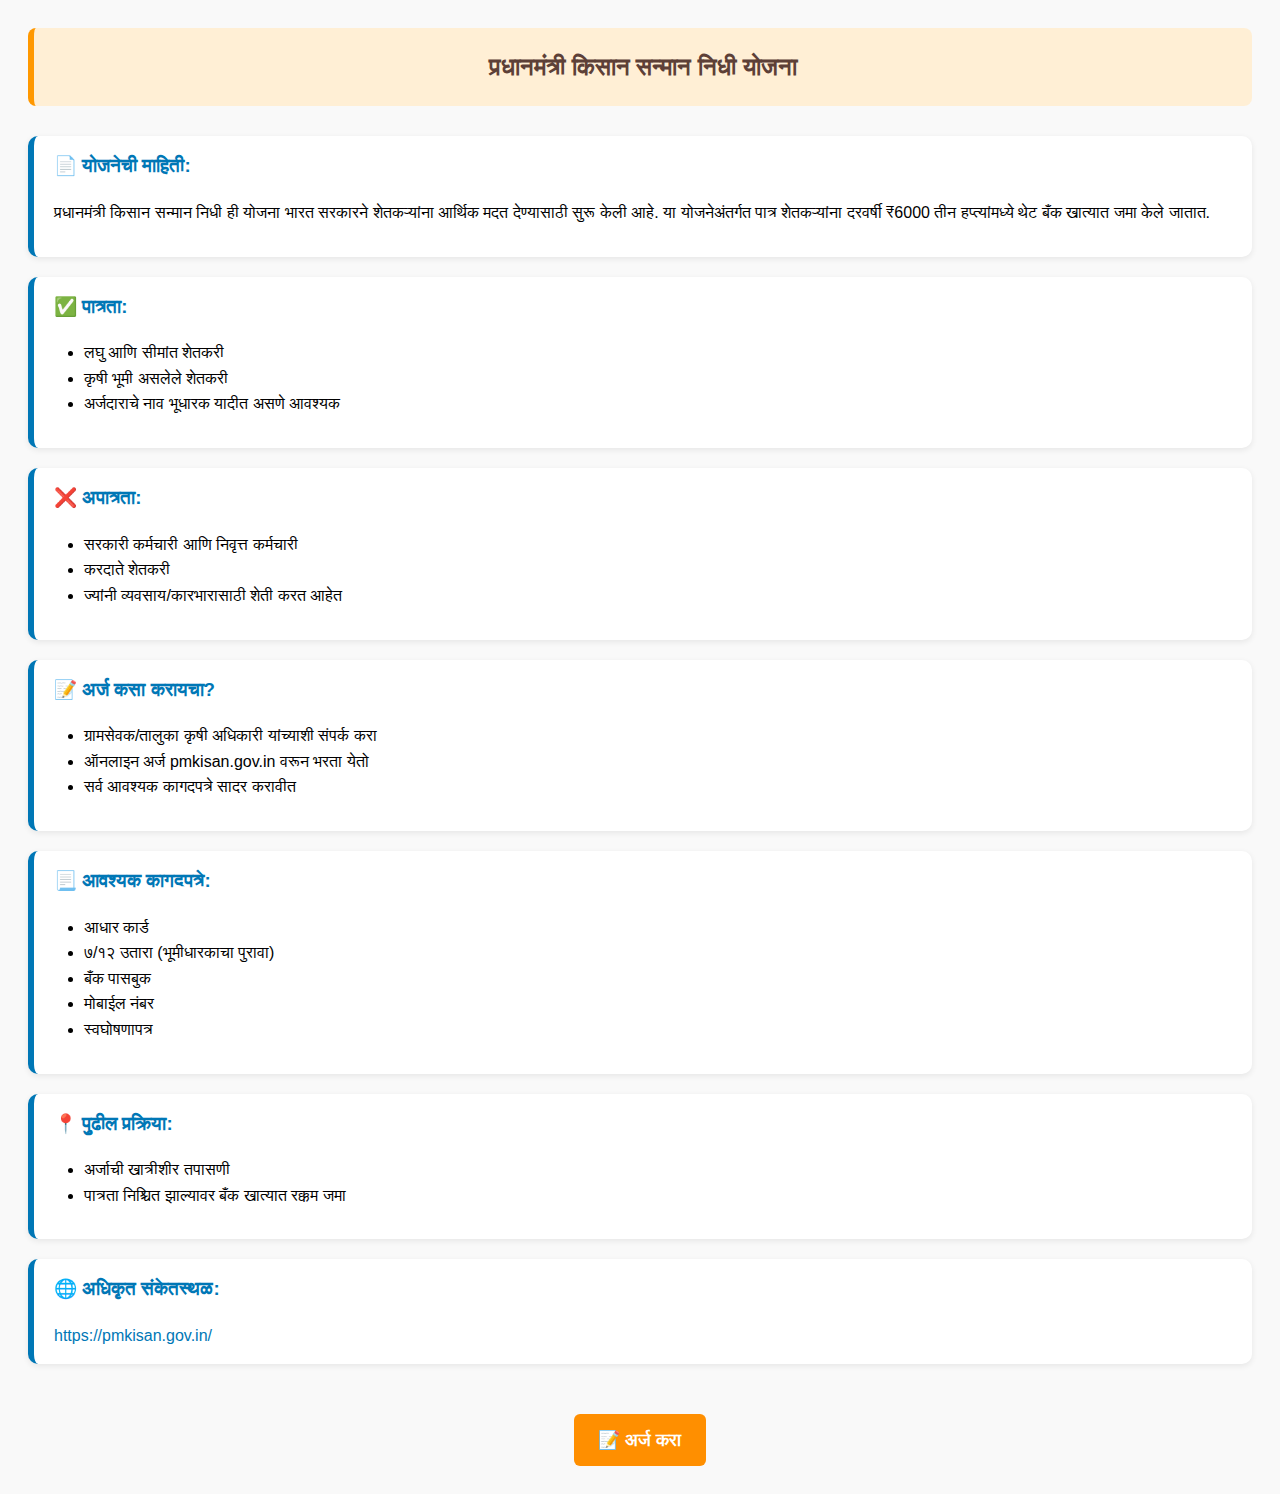
<file: pm-kisan.html>
<!DOCTYPE html>
<html lang="mr">
<head>
  <meta charset="UTF-8">
  <title>प्रधानमंत्री किसान सन्मान निधी योजना</title>
  <style>
    body {
      font-family: 'Baloo 2', sans-serif;
      background-color: #f9f9f9;
      padding: 20px;
      line-height: 1.6;
    }

    header {
      background-color: #FFEFD5;
      padding: 20px;
      border-left: 6px solid #FF9800;
      border-radius: 8px;
      margin-bottom: 30px;
      text-align: center;
    }

    header h1 {
      margin: 0;
      font-size: 24px;
      color: #5D4037;
    }

    .info-box {
      background-color: #ffffff;
      padding: 15px 20px;
      margin: 20px 0;
      border-radius: 10px;
      border-left: 6px solid #0077B6;
      box-shadow: 0 2px 6px rgba(0,0,0,0.08);
    }

    .info-box h3 {
      color: #0077B6;
      margin-top: 0;
    }

    ul {
      margin-left: 20px;
      padding-left: 10px;
    }

    a {
      color: #0077B6;
      text-decoration: none;
    }

    a:hover {
      text-decoration: underline;
    }

    .apply-btn {
      display: inline-block;
      margin-top: 30px;
      background-color: #FF8F00;
      color: white;
      padding: 12px 24px;
      font-size: 18px;
      border-radius: 6px;
      text-decoration: none;
      font-weight: bold;
    }

    .apply-btn:hover {
      background-color: #e67600;
    }
  </style>
</head>
<body>

  <header>
    <h1>प्रधानमंत्री किसान सन्मान निधी योजना</h1>
  </header>

  <div class="info-box">
    <h3>📄 योजनेची माहिती:</h3>
    <p>प्रधानमंत्री किसान सन्मान निधी ही योजना भारत सरकारने शेतकऱ्यांना आर्थिक मदत देण्यासाठी सुरू केली आहे. या योजनेअंतर्गत पात्र शेतकऱ्यांना दरवर्षी ₹6000 तीन हप्त्यांमध्ये थेट बँक खात्यात जमा केले जातात.</p>
  </div>

  <div class="info-box">
    <h3>✅ पात्रता:</h3>
    <ul>
      <li>लघु आणि सीमांत शेतकरी</li>
      <li>कृषी भूमी असलेले शेतकरी</li>
      <li>अर्जदाराचे नाव भूधारक यादीत असणे आवश्यक</li>
    </ul>
  </div>

  <div class="info-box">
    <h3>❌ अपात्रता:</h3>
    <ul>
      <li>सरकारी कर्मचारी आणि निवृत्त कर्मचारी</li>
      <li>करदाते शेतकरी</li>
      <li>ज्यांनी व्यवसाय/कारभारासाठी शेती करत आहेत</li>
    </ul>
  </div>

  <div class="info-box">
    <h3>📝 अर्ज कसा करायचा?</h3>
    <ul>
      <li>ग्रामसेवक/तालुका कृषी अधिकारी यांच्याशी संपर्क करा</li>
      <li>ऑनलाइन अर्ज pmkisan.gov.in वरून भरता येतो</li>
      <li>सर्व आवश्यक कागदपत्रे सादर करावीत</li>
    </ul>
  </div>

  <div class="info-box">
    <h3>📃 आवश्यक कागदपत्रे:</h3>
    <ul>
      <li>आधार कार्ड</li>
      <li>७/१२ उतारा (भूमीधारकाचा पुरावा)</li>
      <li>बँक पासबुक</li>
      <li>मोबाईल नंबर</li>
      <li>स्वघोषणापत्र</li>
    </ul>
  </div>

  <div class="info-box">
    <h3>📍 पुढील प्रक्रिया:</h3>
    <ul>
      <li>अर्जाची खात्रीशीर तपासणी</li>
      <li>पात्रता निश्चित झाल्यावर बँक खात्यात रक्कम जमा</li>
    </ul>
  </div>

  <div class="info-box">
    <h3>🌐 अधिकृत संकेतस्थळ:</h3>
    <a href="https://pmkisan.gov.in/" target="_blank">
      https://pmkisan.gov.in/
    </a>
  </div>

  <div style="text-align: center;">
    <a class="apply-btn" href="https://forms.gle/YOUR_GOOGLE_FORM_LINK" target="_blank">
      📝 अर्ज करा
    </a>
  </div>

</body>
</html>
</file>
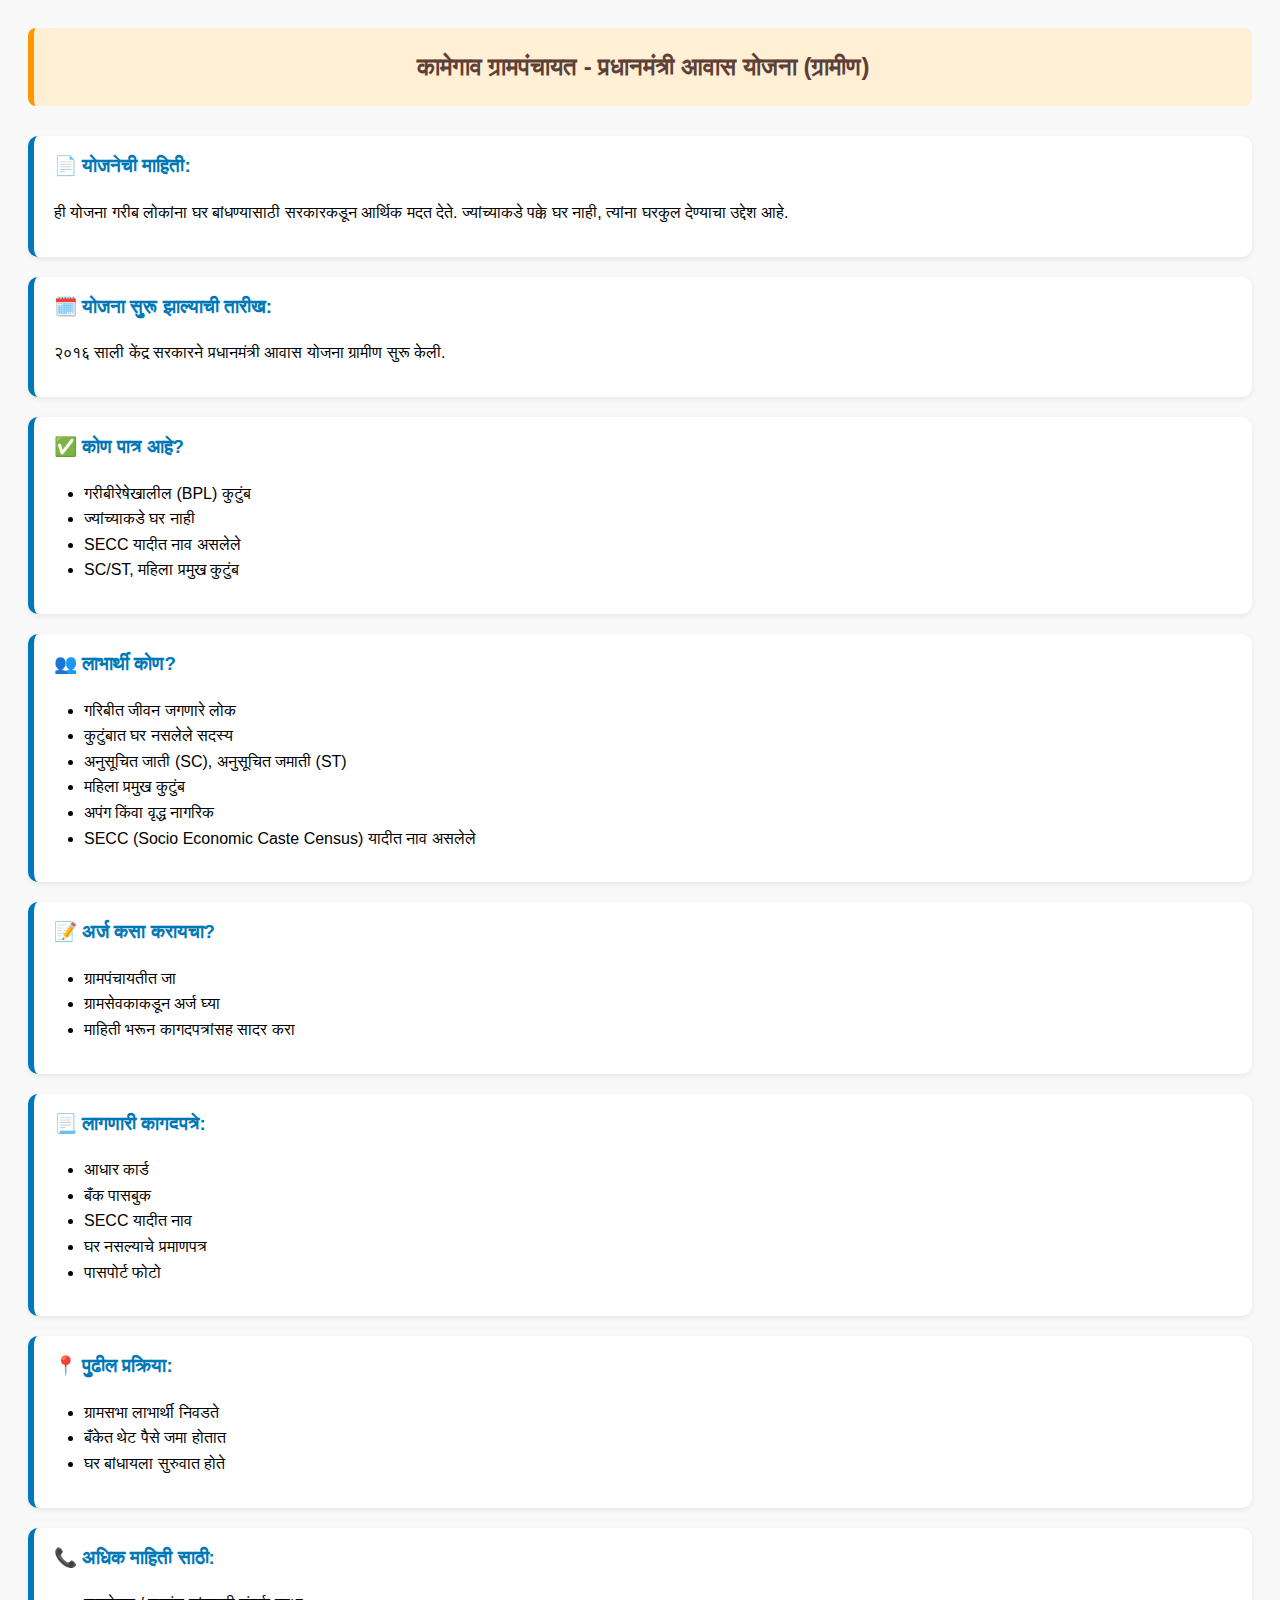
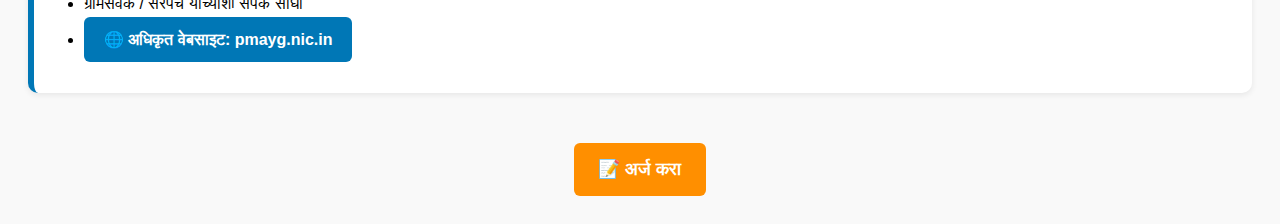
<file: pmay.html>
<!DOCTYPE html>
<html lang="mr">
<head>
  <meta charset="UTF-8">
  <meta name="viewport" content="width=device-width, initial-scale=1.0">
  <title>प्रधानमंत्री आवास योजना - कामेगाव ग्रामपंचायत</title>
  <style>
    body {
      font-family: 'Baloo 2', sans-serif;
      background-color: #f9f9f9;
      padding: 20px;
      line-height: 1.6;
    }

    header {
      background-color: #FFEFD5;
      padding: 20px;
      border-left: 6px solid #FF9800;
      border-radius: 8px;
      margin-bottom: 30px;
      text-align: center;
    }

    header h1 {
      margin: 0;
      font-size: 24px;
      color: #5D4037;
    }

    .info-box {
      background-color: #ffffff;
      padding: 15px 20px;
      margin: 20px 0;
      border-radius: 10px;
      border-left: 6px solid #0077B6;
      box-shadow: 0 2px 6px rgba(0,0,0,0.08);
    }

    .info-box h3 {
      color: #0077B6;
      margin-top: 0;
    }

    ul {
      margin-left: 20px;
      padding-left: 10px;
    }

    a {
      color: #0077B6;
      text-decoration: none;
    }

    a:hover {
      text-decoration: underline;
    }

    .apply-btn {
      display: inline-block;
      margin-top: 30px;
      background-color: #FF8F00;
      color: white;
      padding: 12px 24px;
      font-size: 18px;
      border-radius: 6px;
      text-decoration: none;
      font-weight: bold;
    }

    .apply-btn:hover {
      background-color: #e67600;
    }
  </style>
</head>
<body>

  <header>
    <h1>कामेगाव ग्रामपंचायत - प्रधानमंत्री आवास योजना (ग्रामीण)</h1>
  </header>

  <div class="info-box">
    <h3>📄 योजनेची माहिती:</h3>
    <p>ही योजना गरीब लोकांना घर बांधण्यासाठी सरकारकडून आर्थिक मदत देते. ज्यांच्याकडे पक्के घर नाही, त्यांना घरकुल देण्याचा उद्देश आहे.</p>
  </div>

  <div class="info-box">
    <h3>🗓️ योजना सुरू झाल्याची तारीख:</h3>
    <p>२०१६ साली केंद्र सरकारने प्रधानमंत्री आवास योजना ग्रामीण सुरू केली.</p>
  </div>

  <div class="info-box">
    <h3>✅ कोण पात्र आहे?</h3>
    <ul>
      <li>गरीबीरेषेखालील (BPL) कुटुंब</li>
      <li>ज्यांच्याकडे घर नाही</li>
      <li>SECC यादीत नाव असलेले</li>
      <li>SC/ST, महिला प्रमुख कुटुंब</li>
    </ul>
  </div>
  <div class="info-box">
    <h3>👥 लाभार्थी कोण?</h3>
    <ul>
      <li>गरिबीत जीवन जगणारे लोक</li>
      <li>कुटुंबात घर नसलेले सदस्य</li>
      <li>अनुसूचित जाती (SC), अनुसूचित जमाती (ST)</li>
      <li>महिला प्रमुख कुटुंब</li>
      <li>अपंग किंवा वृद्ध नागरिक</li>
      <li>SECC (Socio Economic Caste Census) यादीत नाव असलेले</li>
    </ul>
  </div>

  <div class="info-box">
    <h3>📝 अर्ज कसा करायचा?</h3>
    <ul>
      <li>ग्रामपंचायतीत जा</li>
      <li>ग्रामसेवकाकडून अर्ज घ्या</li>
      <li>माहिती भरून कागदपत्रांसह सादर करा</li>
    </ul>
  </div>

  <div class="info-box">
    <h3>📃 लागणारी कागदपत्रे:</h3>
    <ul>
      <li>आधार कार्ड</li>
      <li>बँक पासबुक</li>
      <li>SECC यादीत नाव</li>
      <li>घर नसल्याचे प्रमाणपत्र</li>
      <li>पासपोर्ट फोटो</li>
    </ul>
  </div>

  <div class="info-box">
    <h3>📍 पुढील प्रक्रिया:</h3>
    <ul>
      <li>ग्रामसभा लाभार्थी निवडते</li>
      <li>बँकेत थेट पैसे जमा होतात</li>
      <li>घर बांधायला सुरुवात होते</li>
    </ul>
  </div>

  <div class="info-box">
    <h3>📞 अधिक माहिती साठी:</h3>
    <ul>
      <li>ग्रामसेवक / सरपंच यांच्याशी संपर्क साधा</li>
      <li>
        <a href="https://pmayg.nic.in" target="_blank"
           style="display: inline-block; background-color: #0077B6; color: white; padding: 10px 20px; border-radius: 6px; text-decoration: none; font-weight: bold;">
          🌐 अधिकृत वेबसाइट: pmayg.nic.in
        </a>
      </li>
    </ul>
  </div>

  <div style="text-align: center;">
    <a class="apply-btn" href="https://forms.gle/YOUR_GOOGLE_FORM_LINK" target="_blank">
      📝 अर्ज करा
    </a>
  </div>

</body>
</html>
</file>
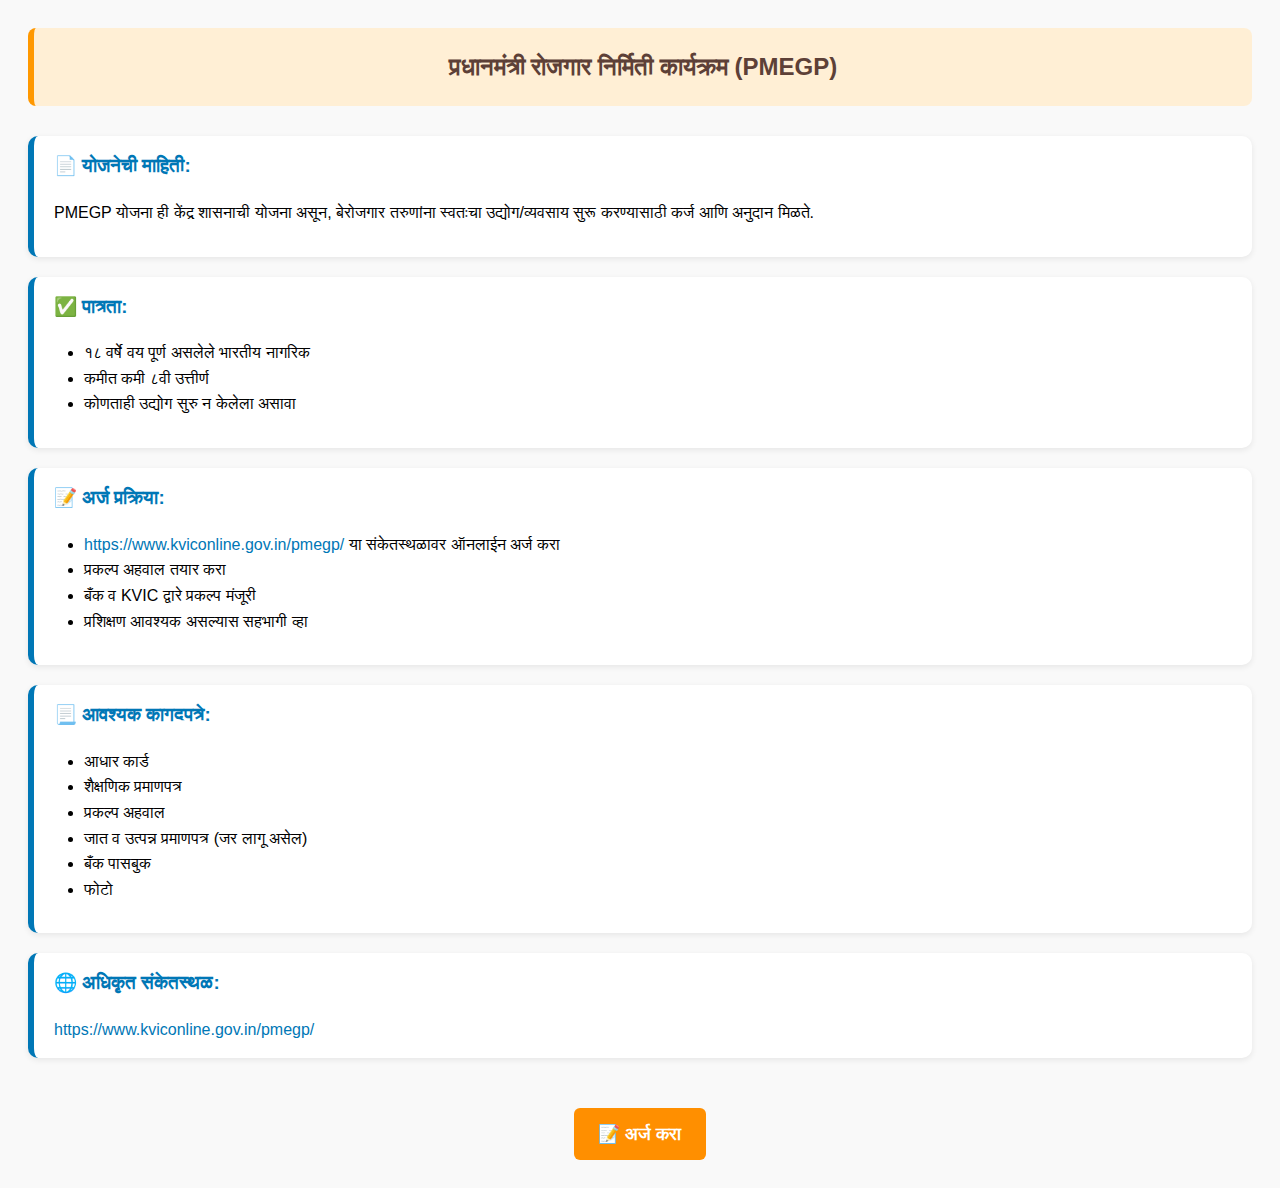
<file: pmegp.html>
<!DOCTYPE html>
<html lang="mr">
<head>
  <meta charset="UTF-8">
  <title>प्रधानमंत्री रोजगार निर्मिती कार्यक्रम (PMEGP)</title>
  <style>
    body {
      font-family: 'Baloo 2', sans-serif;
      background-color: #f9f9f9;
      padding: 20px;
      line-height: 1.6;
    }

    header {
      background-color: #FFEFD5;
      padding: 20px;
      border-left: 6px solid #FF9800;
      border-radius: 8px;
      margin-bottom: 30px;
      text-align: center;
    }

    header h1 {
      margin: 0;
      font-size: 24px;
      color: #5D4037;
    }

    .info-box {
      background-color: #ffffff;
      padding: 15px 20px;
      margin: 20px 0;
      border-radius: 10px;
      border-left: 6px solid #0077B6;
      box-shadow: 0 2px 6px rgba(0,0,0,0.08);
    }

    .info-box h3 {
      color: #0077B6;
      margin-top: 0;
    }

    ul {
      margin-left: 20px;
      padding-left: 10px;
    }

    a {
      color: #0077B6;
      text-decoration: none;
    }

    a:hover {
      text-decoration: underline;
    }

    .apply-btn {
      display: inline-block;
      margin-top: 30px;
      background-color: #FF8F00;
      color: white;
      padding: 12px 24px;
      font-size: 18px;
      border-radius: 6px;
      text-decoration: none;
      font-weight: bold;
    }

    .apply-btn:hover {
      background-color: #e67600;
    }
  </style>
</head>
<body>

  <header>
    <h1>प्रधानमंत्री रोजगार निर्मिती कार्यक्रम (PMEGP)</h1>
  </header>

  <div class="info-box">
    <h3>📄 योजनेची माहिती:</h3>
    <p>PMEGP योजना ही केंद्र शासनाची योजना असून, बेरोजगार तरुणांना स्वतःचा उद्योग/व्यवसाय सुरू करण्यासाठी कर्ज आणि अनुदान मिळते.</p>
  </div>

  <div class="info-box">
    <h3>✅ पात्रता:</h3>
    <ul>
      <li>१८ वर्षे वय पूर्ण असलेले भारतीय नागरिक</li>
      <li>कमीत कमी ८वी उत्तीर्ण</li>
      <li>कोणताही उद्योग सुरु न केलेला असावा</li>
    </ul>
  </div>

  <div class="info-box">
    <h3>📝 अर्ज प्रक्रिया:</h3>
    <ul>
      <li><a href="https://www.kviconline.gov.in/pmegp/" target="_blank">https://www.kviconline.gov.in/pmegp/</a> या संकेतस्थळावर ऑनलाईन अर्ज करा</li>
      <li>प्रकल्प अहवाल तयार करा</li>
      <li>बँक व KVIC द्वारे प्रकल्प मंजूरी</li>
      <li>प्रशिक्षण आवश्यक असल्यास सहभागी व्हा</li>
    </ul>
  </div>

  <div class="info-box">
    <h3>📃 आवश्यक कागदपत्रे:</h3>
    <ul>
      <li>आधार कार्ड</li>
      <li>शैक्षणिक प्रमाणपत्र</li>
      <li>प्रकल्प अहवाल</li>
      <li>जात व उत्पन्न प्रमाणपत्र (जर लागू असेल)</li>
      <li>बँक पासबुक</li>
      <li>फोटो</li>
    </ul>
  </div>

  <div class="info-box">
    <h3>🌐 अधिकृत संकेतस्थळ:</h3>
    <a href="https://www.kviconline.gov.in/pmegp/" target="_blank">
      https://www.kviconline.gov.in/pmegp/
    </a>
  </div>

  <div style="text-align: center;">
    <a class="apply-btn" href="https://www.kviconline.gov.in/pmegp/" target="_blank">
      📝 अर्ज करा
    </a>
  </div>

</body>
</html>
</file>
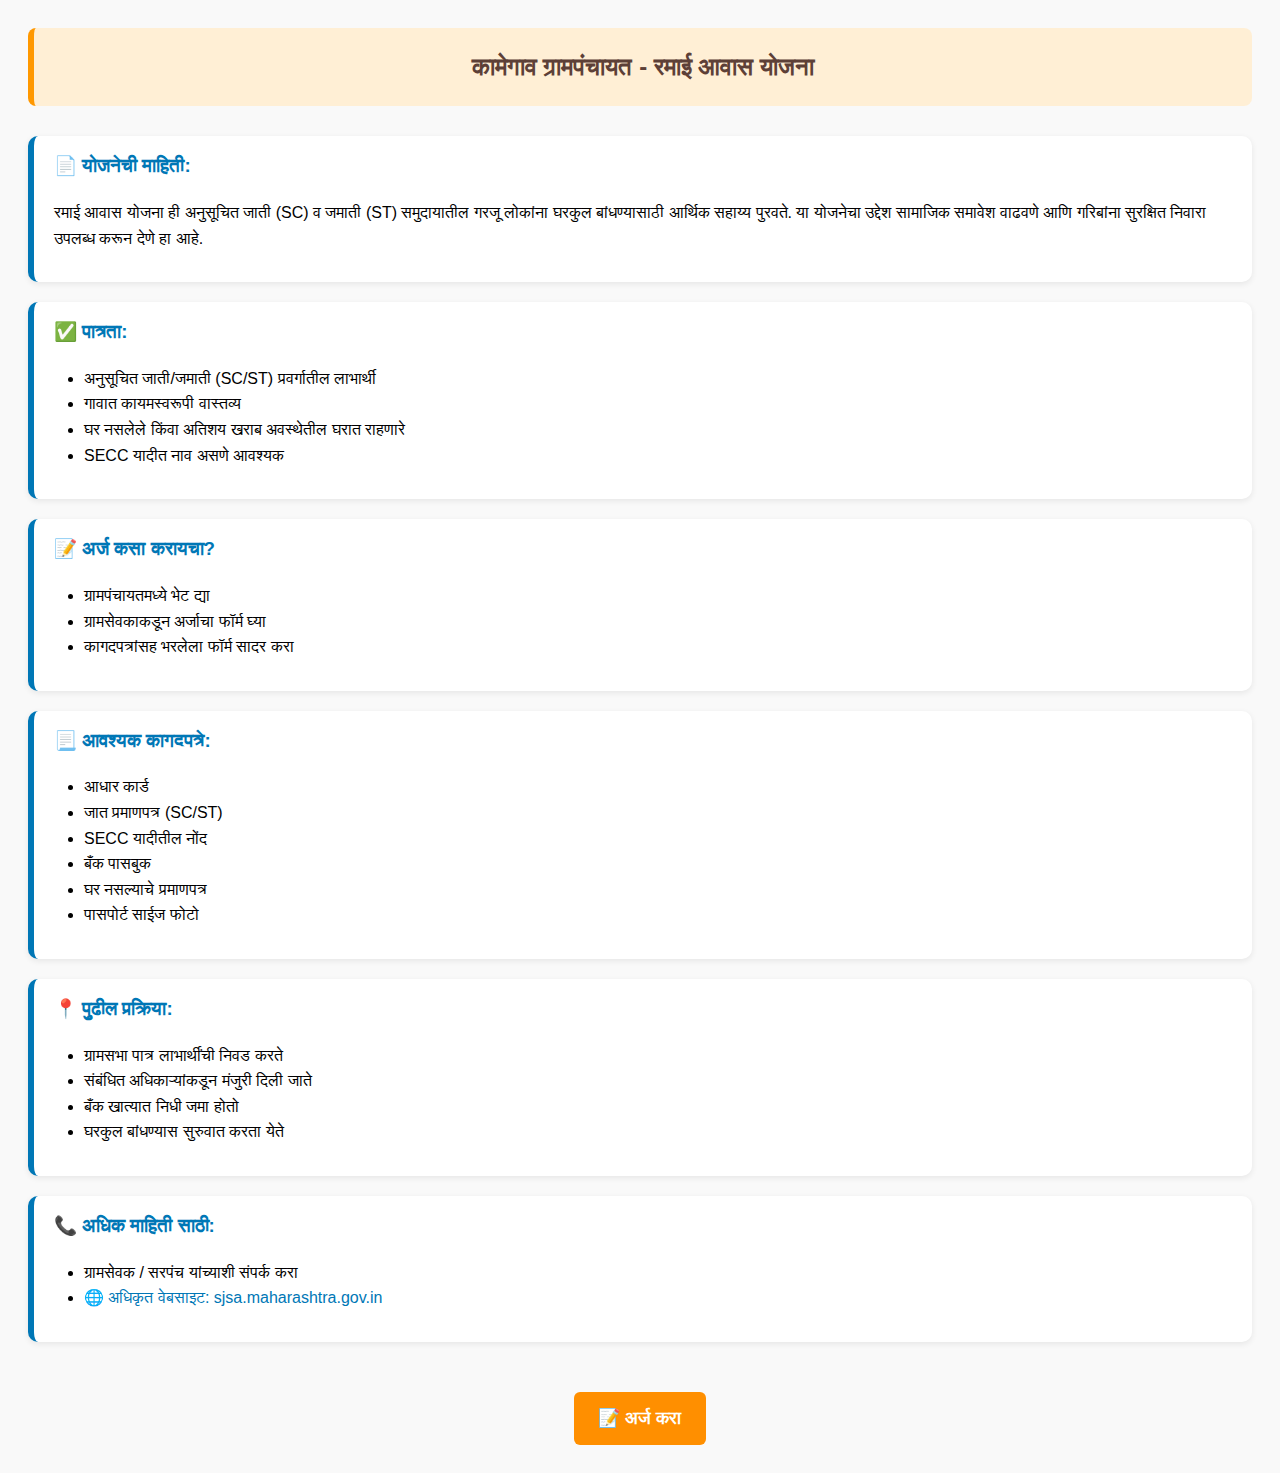
<file: ramai-awas.html>
<!DOCTYPE html>
<html lang="mr">
<head>
  <meta charset="UTF-8">
  <title>रमाई आवास योजना</title>
  <style>
    body {
      font-family: 'Baloo 2', sans-serif;
      background-color: #f9f9f9;
      padding: 20px;
      line-height: 1.6;
    }

    header {
      background-color: #FFEFD5;
      padding: 20px;
      border-left: 6px solid #FF9800;
      border-radius: 8px;
      margin-bottom: 30px;
      text-align: center;
    }

    header h1 {
      margin: 0;
      font-size: 24px;
      color: #5D4037;
    }

    .info-box {
      background-color: #ffffff;
      padding: 15px 20px;
      margin: 20px 0;
      border-radius: 10px;
      border-left: 6px solid #0077B6;
      box-shadow: 0 2px 6px rgba(0,0,0,0.08);
    }

    .info-box h3 {
      color: #0077B6;
      margin-top: 0;
    }

    ul {
      margin-left: 20px;
      padding-left: 10px;
    }

    a {
      color: #0077B6;
      text-decoration: none;
    }

    a:hover {
      text-decoration: underline;
    }

    .apply-btn {
      display: inline-block;
      margin-top: 30px;
      background-color: #FF8F00;
      color: white;
      padding: 12px 24px;
      font-size: 18px;
      border-radius: 6px;
      text-decoration: none;
      font-weight: bold;
    }

    .apply-btn:hover {
      background-color: #e67600;
    }
  </style>
</head>
<body>

  <header>
    <h1>कामेगाव ग्रामपंचायत - रमाई आवास योजना</h1>
  </header>

  <div class="info-box">
    <h3>📄 योजनेची माहिती:</h3>
    <p>रमाई आवास योजना ही अनुसूचित जाती (SC) व जमाती (ST) समुदायातील गरजू लोकांना घरकुल बांधण्यासाठी आर्थिक सहाय्य पुरवते. या योजनेचा उद्देश सामाजिक समावेश वाढवणे आणि गरिबांना सुरक्षित निवारा उपलब्ध करून देणे हा आहे.</p>
  </div>

  <div class="info-box">
    <h3>✅ पात्रता:</h3>
    <ul>
      <li>अनुसूचित जाती/जमाती (SC/ST) प्रवर्गातील लाभार्थी</li>
      <li>गावात कायमस्वरूपी वास्तव्य</li>
      <li>घर नसलेले किंवा अतिशय खराब अवस्थेतील घरात राहणारे</li>
      <li>SECC यादीत नाव असणे आवश्यक</li>
    </ul>
  </div>

  <div class="info-box">
    <h3>📝 अर्ज कसा करायचा?</h3>
    <ul>
      <li>ग्रामपंचायतमध्ये भेट द्या</li>
      <li>ग्रामसेवकाकडून अर्जाचा फॉर्म घ्या</li>
      <li>कागदपत्रांसह भरलेला फॉर्म सादर करा</li>
    </ul>
  </div>

  <div class="info-box">
    <h3>📃 आवश्यक कागदपत्रे:</h3>
    <ul>
      <li>आधार कार्ड</li>
      <li>जात प्रमाणपत्र (SC/ST)</li>
      <li>SECC यादीतील नोंद</li>
      <li>बँक पासबुक</li>
      <li>घर नसल्याचे प्रमाणपत्र</li>
      <li>पासपोर्ट साईज फोटो</li>
    </ul>
  </div>

  <div class="info-box">
    <h3>📍 पुढील प्रक्रिया:</h3>
    <ul>
      <li>ग्रामसभा पात्र लाभार्थींची निवड करते</li>
      <li>संबंधित अधिकाऱ्यांकडून मंजुरी दिली जाते</li>
      <li>बँक खात्यात निधी जमा होतो</li>
      <li>घरकुल बांधण्यास सुरुवात करता येते</li>
    </ul>
  </div>

  <div class="info-box">
    <h3>📞 अधिक माहिती साठी:</h3>
    <ul>
      <li>ग्रामसेवक / सरपंच यांच्याशी संपर्क करा</li>
      <li>
        <a href="https://sjsa.maharashtra.gov.in/en/ramai-awas-yojana" target="_blank">
          🌐 अधिकृत वेबसाइट: sjsa.maharashtra.gov.in
        </a>
      </li>
    </ul>
  </div>

  <div style="text-align: center;">
    <a class="apply-btn" href="https://forms.gle/YOUR_GOOGLE_FORM_LINK" target="_blank">
      📝 अर्ज करा
    </a>
  </div>

</body>
</html>
</file>
